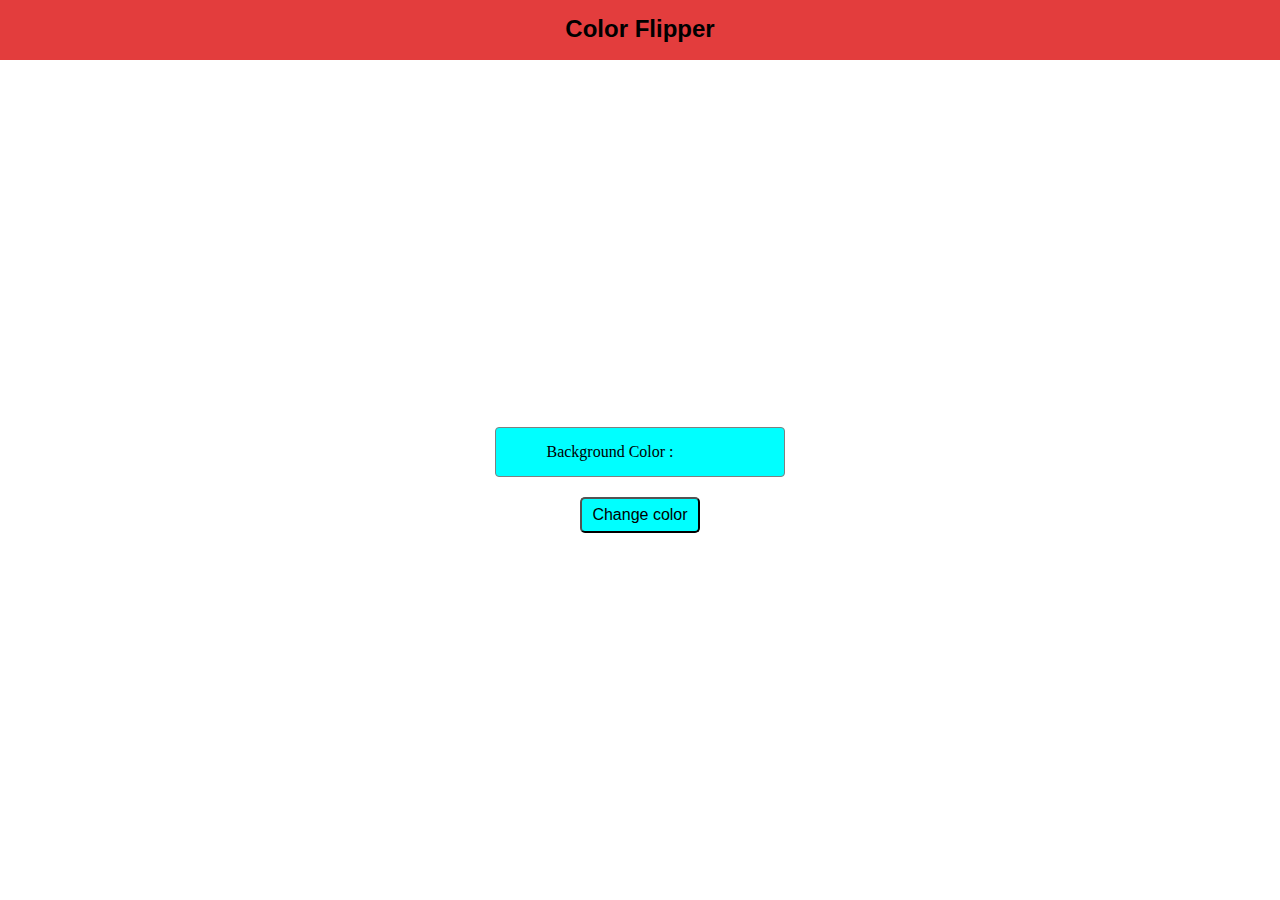
<file: js - 15 Projects/javaScript - 15/1 - color/index.html>
<!DOCTYPE html>
<html lang="en">
<head>
    <meta charset="UTF-8">
    <meta http-equiv="X-UA-Compatible" content="IE=edge">
    <meta name="viewport" content="width=device-width, initial-scale=1.0">
    <meta name="description" content=" Color Flipper"> 
    <title>Color Flipper</title>
    <link rel="stylesheet" href="style.css">
</head>
<body>
   <header class="head">
    <h2>Color Flipper</h2>
   </header>
   <section class="container">
    <p>Background Color : <span id="color"></span></p>
    <div class="clicked">
        <button id="btn">Change color</button>
    </div>
   </section>
   <script src="script.js"></script> 
    
</body>
</html>
</file>
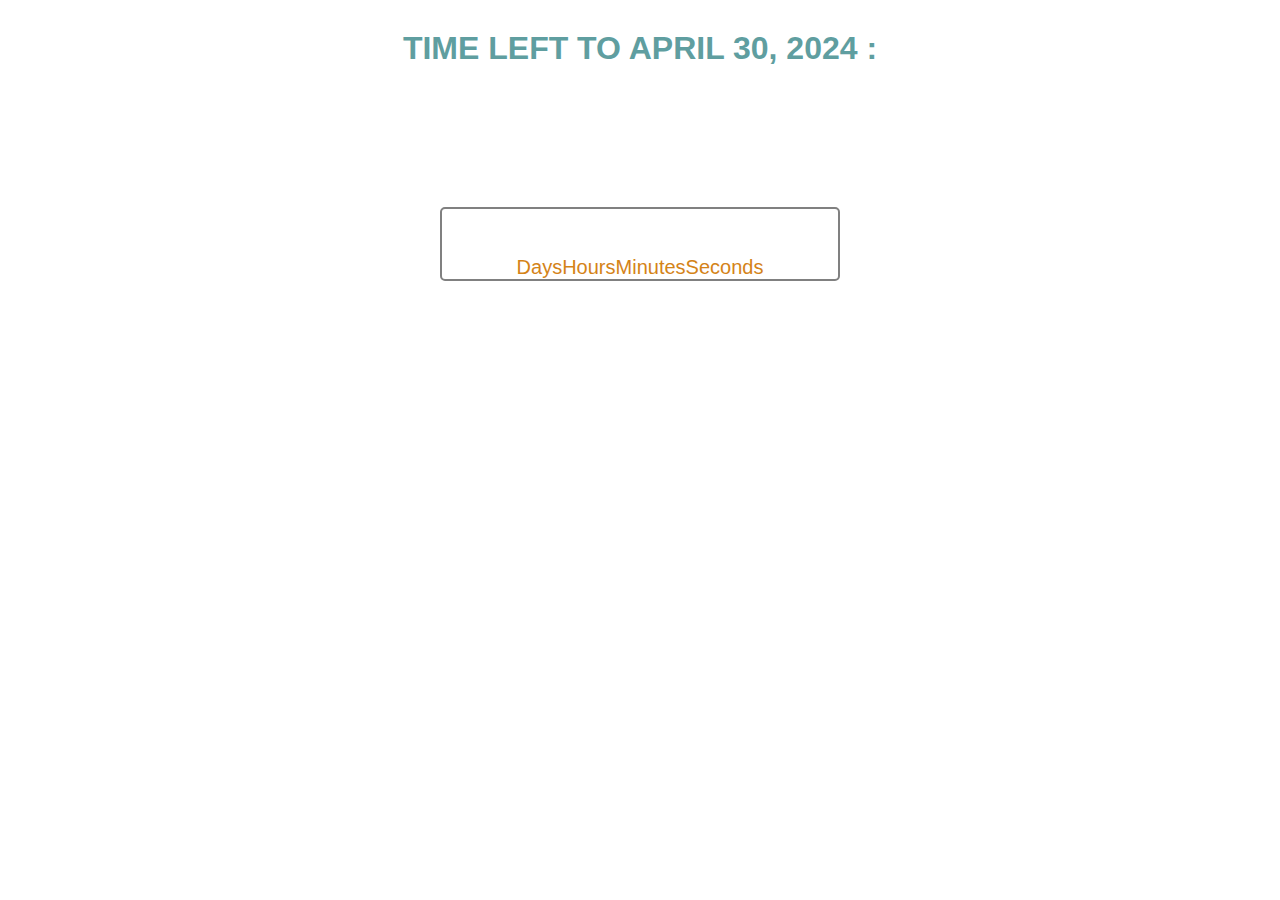
<file: js - 15 Projects/javaScript - 15/10 - countdown clock/index.html>
<!DOCTYPE html>
<html lang="en">
<head>
    <meta charset="UTF-8">
    <meta http-equiv="X-UA-Compatible" content="IE=edge">
    <meta name="viewport" content="width=device-width, initial-scale=1.0">
    <title>Countdown clock</title>
    <link rel="stylesheet" href="style.css">
</head>
<body>

    <h1>TIME LEFT TO  APRIL 30, 2024 :</h1>
    <div id="countdown">
      <div>
        <span id="days"></span>
        <div class="smalltext">Days</div>
      </div>
      <div>
        <span id="hours"></span>
        <div class="smalltext">Hours</div>
      </div>
      <div>
        <span id="minutes"></span>
        <div class="smalltext">Minutes</div>
      </div>
      <div>
        <span id="seconds" class="move"></span>
        <div class="smalltext">Seconds</div>
      </div>
    </div>

   
    <script src="script.js"></script>
</body>
</html>
</file>
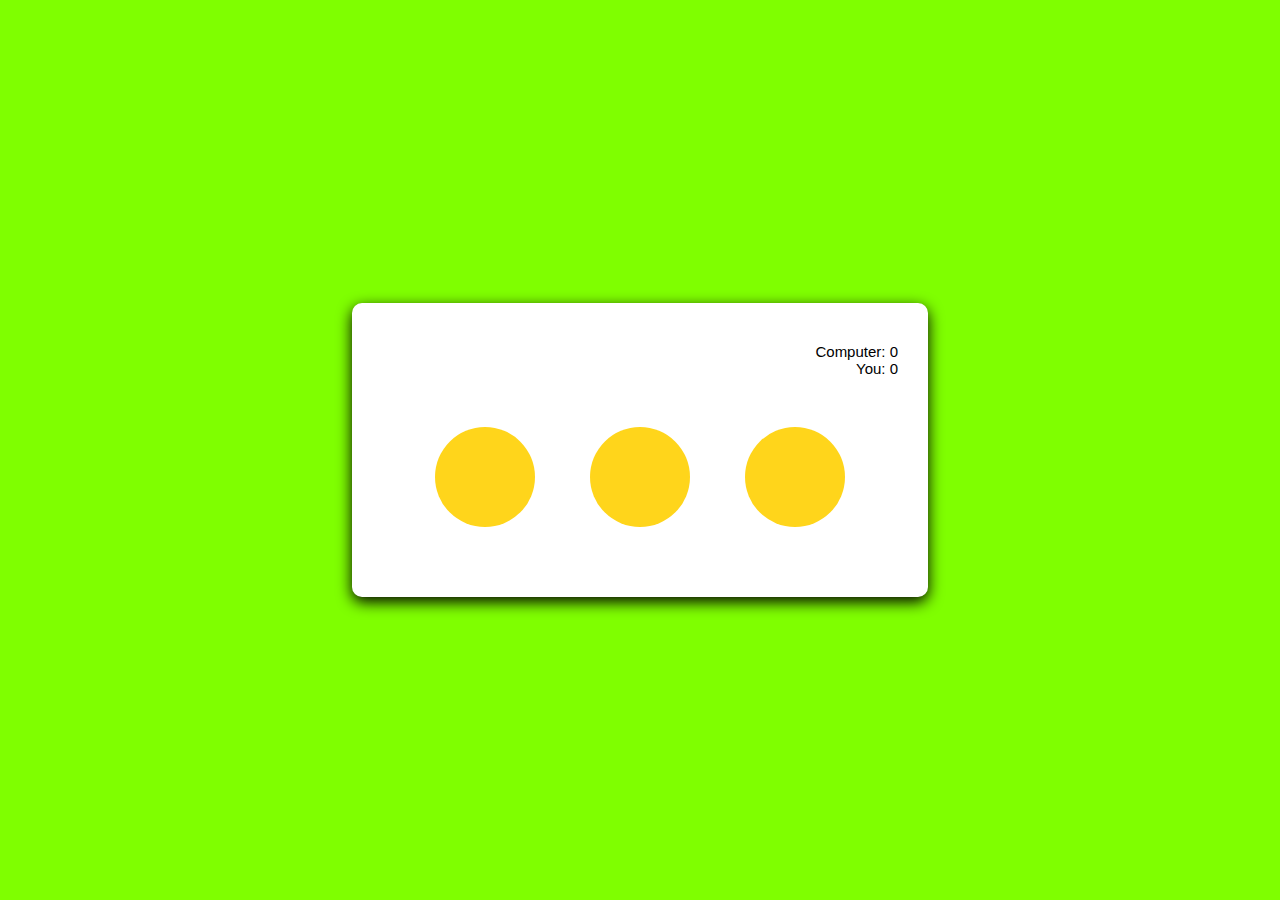
<file: js - 15 Projects/javaScript - 15/11 - rock paper game/index.html>
<!DOCTYPE html>
<html lang="en">
<head>
    <meta charset="UTF-8">
    <meta http-equiv="X-UA-Compatible" content="IE=edge">
    <meta name="viewport" content="width=device-width, initial-scale=1.0">
    <title>Rock Paper Scissor</title>
    <link rel="stylesheet" href="style.css">
    <link rel="stylesheet" href="https://cdnjs.cloudflare.com/ajax/libs/font-awesome/6.4.0/css/all.min.css" integrity="sha512-iecdLmaskl7CVkqkXNQ/ZH/XLlvWZOJyj7Yy7tcenmpD1ypASozpmT/E0iPtmFIB46ZmdtAc9eNBvH0H/ZpiBw==" crossorigin="anonymous" referrerpolicy="no-referrer" />
</head>
<body>
    <div class="container">
        <div class="scores">
            <p>Computer: <span id="computer_score">0</span></p>
            <p>You: <span id="Your_score">0</span></p>
        </div>
        <div class="weapons">
            <button onclick="checker('rock')">
                <i class="far fa-hand-rock"></i>
            </button>
            <button  onclick="checker('paper')">
                <i class="far fa-hand-paper"></i>
            </button>
            <button  onclick="checker('scissor')">
                <i class="far fa-hand-scissors"></i>
            </button>
        </div>
        <div class="details">
            <p id="user_choice"></p>
            <p id="comp_choice"></p>
            <p id="result"></p>               
        </div>

    </div>
   

    <script src="script.js"></script>
</body>
</html>
</file>
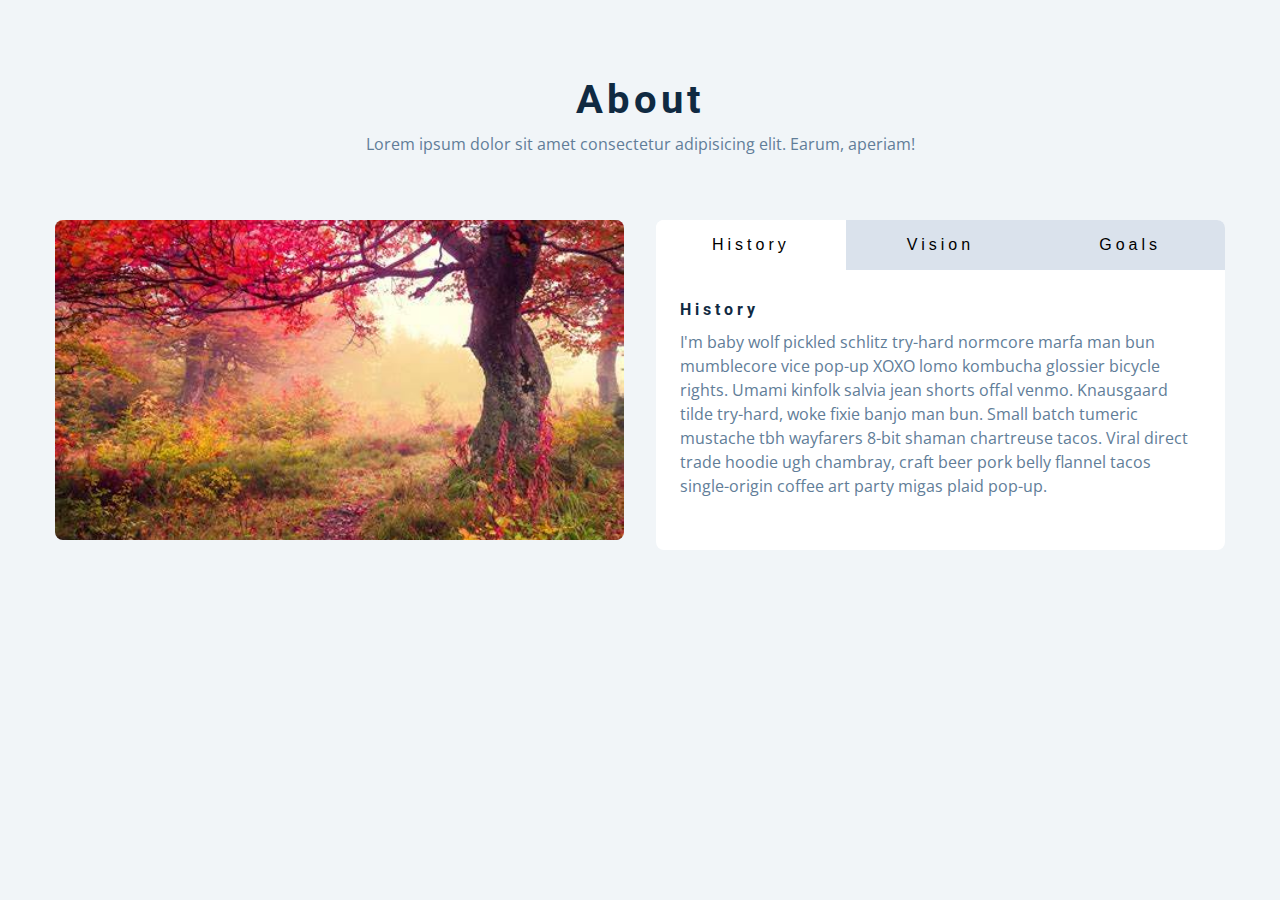
<file: js - 15 Projects/javaScript - 15/13 - about page/index.html>
<!DOCTYPE html>
<html lang="en">
  <head>
    <meta charset="UTF-8" />
    <meta name="viewport" content="width=device-width, initial-scale=1.0" />
    <title>Tabs</title>

    <!-- styles -->
    <link rel="stylesheet" href="styles.css" />
  </head>
  <body>
    <section class="section">
      <div class="title">
        <h2>about</h2>
        <p>
          Lorem ipsum dolor sit amet consectetur adipisicing elit. Earum,
          aperiam!
        </p>
      </div>

      <div class="about-center section-center">
        <article class="about-img">
          <img src="./image/OIP.jpeg" alt="" />
        </article>
        <article class="about">
          <!-- btn container -->
          <div class="btn-container">
            <button class="tab-btn active" data-id="history">history</button>
            <button class="tab-btn" data-id="vision">vision</button>
            <button class="tab-btn" data-id="goals">goals</button>
          </div>
          <div class="about-content">
            <!-- single item -->
            <div class="content active" id="history">
              <h4>history</h4>
              <p>
                I'm baby wolf pickled schlitz try-hard normcore marfa man bun
                mumblecore vice pop-up XOXO lomo kombucha glossier bicycle
                rights. Umami kinfolk salvia jean shorts offal venmo. Knausgaard
                tilde try-hard, woke fixie banjo man bun. Small batch tumeric
                mustache tbh wayfarers 8-bit shaman chartreuse tacos. Viral
                direct trade hoodie ugh chambray, craft beer pork belly flannel
                tacos single-origin coffee art party migas plaid pop-up.
              </p>
            </div>
            <!-- end of single item -->
            <!-- single item -->
            <div class="content" id="vision">
              <h4>vision</h4>
              <p>
                Man bun PBR&B keytar copper mug prism, hell of helvetica. Synth
                crucifix offal deep v hella biodiesel. Church-key listicle
                polaroid put a bird on it chillwave palo santo enamel pin,
                tattooed meggings franzen la croix cray. Retro yr aesthetic four
                loko tbh helvetica air plant, neutra palo santo tofu mumblecore.
                Hoodie bushwick pour-over jean shorts chartreuse shabby chic.
                Roof party hammock master cleanse pop-up truffaut, bicycle
                rights skateboard affogato readymade sustainable deep v
                live-edge schlitz narwhal.
              </p>
              <ul>
                <li>list item</li>
                <li>list item</li>
                <li>list item</li>
              </ul>
            </div>
            <!-- end of single item -->
            <!-- single item -->
            <div class="content" id="goals">
              <h4>goals</h4>
              <p>
                Chambray authentic truffaut, kickstarter brunch taxidermy vape
                heirloom four dollar toast raclette shoreditch church-key.
                Poutine etsy tote bag, cred fingerstache leggings cornhole
                everyday carry blog gastropub. Brunch biodiesel sartorial mlkshk
                swag, mixtape hashtag marfa readymade direct trade man braid
                cold-pressed roof party. Small batch adaptogen coloring book
                heirloom. Letterpress food truck hammock literally hell of wolf
                beard adaptogen everyday carry. Dreamcatcher pitchfork yuccie,
                banh mi salvia venmo photo booth quinoa chicharrones.
              </p>
            </div>
            <!-- end of single item -->
          </div>
        </article>
      </div>
    </section>
    <!-- javascript -->
    <script src="app.js"></script>
  </body>
</html>
</file>
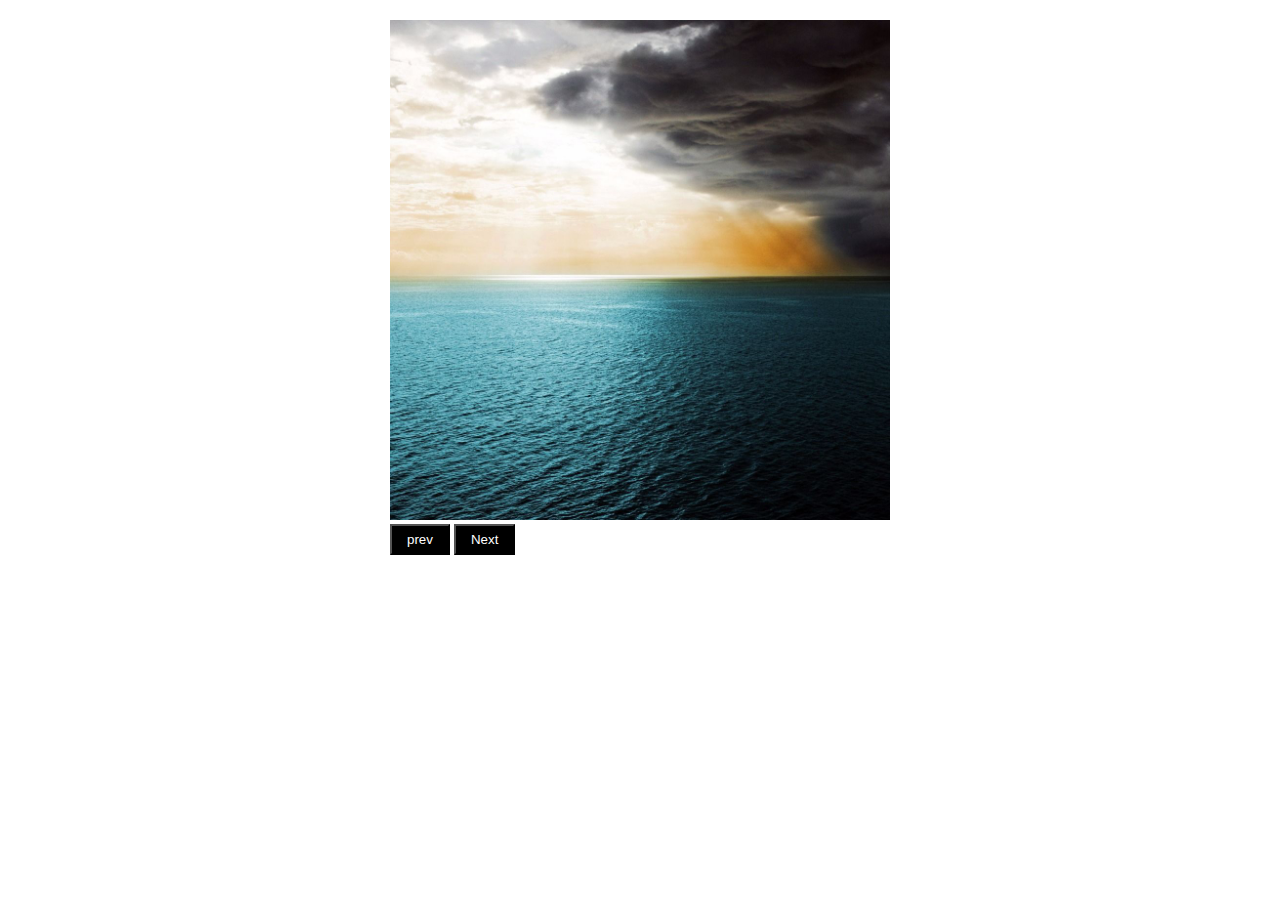
<file: js - 15 Projects/javaScript - 15/14 - image slider/index.html>
<!DOCTYPE html>
<html lang="en">
<head>
    <meta charset="UTF-8">
    <meta http-equiv="X-UA-Compatible" content="IE=edge">
    <meta name="viewport" content="width=device-width, initial-scale=1.0">
    <meta name="description" content="Image slider">
    <title>Image slider</title>
    <link rel="stylesheet" href="style.css">
    <link rel="stylesheet" href="https://cdnjs.cloudflare.com/ajax/libs/font-awesome/6.4.0/css/all.min.css" integrity="sha512-iecdLmaskl7CVkqkXNQ/ZH/XLlvWZOJyj7Yy7tcenmpD1ypASozpmT/E0iPtmFIB46ZmdtAc9eNBvH0H/ZpiBw==" crossorigin="anonymous" referrerpolicy="no-referrer" />
</head>
<body>
   <div class="slider">
    <div class="img-box">
        <img src="./images/a.jpg" class="slider_img" alt="" width="500px" height="500px">
    </div>
    <button class="btn" onclick="prev()">prev</button>
    <button class="btn" onclick="next()">Next</button>
   </div>

    <script src="app.js"></script>   
</body>
</html>
</file>
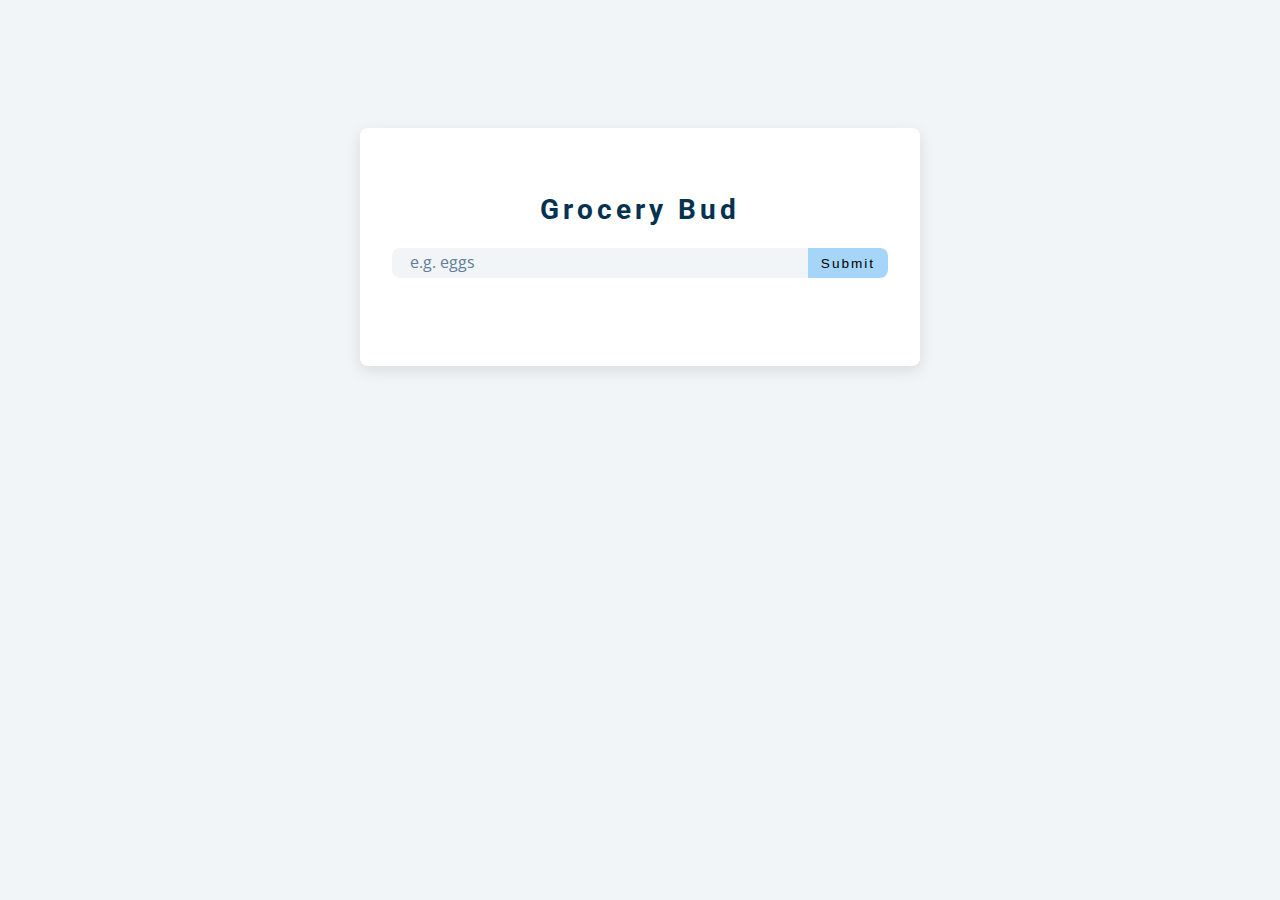
<file: js - 15 Projects/javaScript - 15/15 - grocery bud/index.html>
<!DOCTYPE html>
<html lang="en">
  <head>
    <meta charset="UTF-8" />
    <meta name="viewport" content="width=device-width, initial-scale=1.0" />
    <title>Grocery Bud</title>
    <!-- font-awesome -->
    <link
      rel="stylesheet"
      href="https://cdnjs.cloudflare.com/ajax/libs/font-awesome/5.14.0/css/all.min.css"
    />
    <!-- styles -->
    <link rel="stylesheet" href="styles.css" />
  </head>
  <body>
    <section class="section-center">
      <!-- form -->
      <form class="grocery-form">
        <p class="alert"></p>
        <h3>grocery bud</h3>
        <div class="form-control">
          <input type="text" id="grocery" placeholder="e.g. eggs" />
          <button type="submit" class="submit-btn">submit</button>
        </div>
      </form>
      <!-- list -->
      <div class="grocery-container">
        <div class="grocery-list"></div>
        <button class="clear-btn">clear items</button>
      </div>
    </section>
    <!-- javascript -->
    <script src="app.js"></script>
  </body>
</html>
</file>
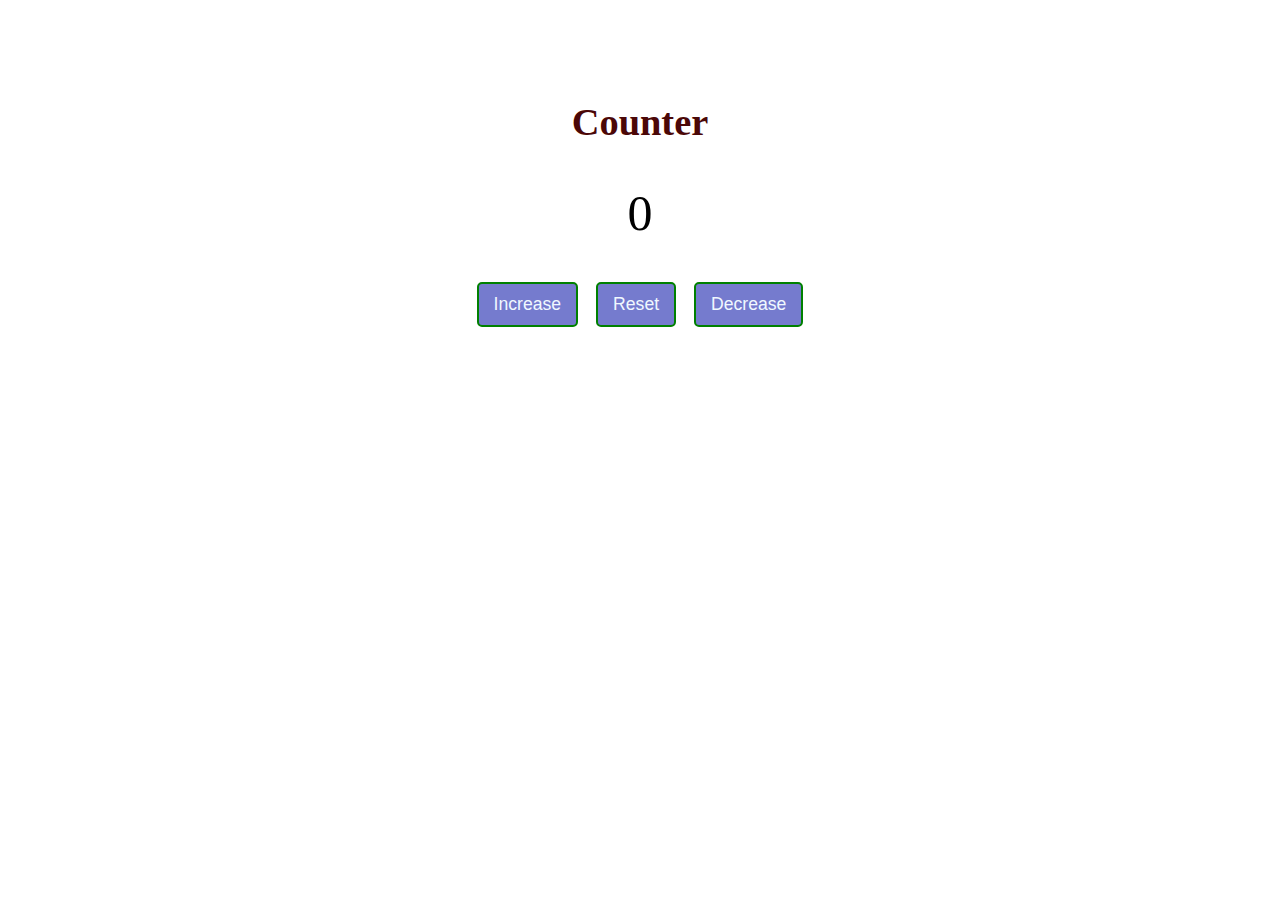
<file: js - 15 Projects/javaScript - 15/2 - counter/index.html>
<!DOCTYPE html>
<html lang="en">
<head>
    <meta charset="UTF-8">
    <meta http-equiv="X-UA-Compatible" content="IE=edge">
    <meta name="viewport" content="width=device-width, initial-scale=1.0">
    <meta name="description" content="Counter">
    <title>Counter</title>
    <link rel="stylesheet" href="style.css">
</head>
<body>
  <div class="hero">
    <div class="head">
        <h1>Counter</h1>
    </div>
   <div class="number_change">
    <span class="counter">0</span>
   </div>
    <div class="container">
        <button class="btn increase">Increase</button>
        <button class="btn reset">Reset</button>
        <button class="btn decrease">Decrease</button>
    </div>
  </div>
    <script src="script.js"></script>
</body>
</html>
</file>
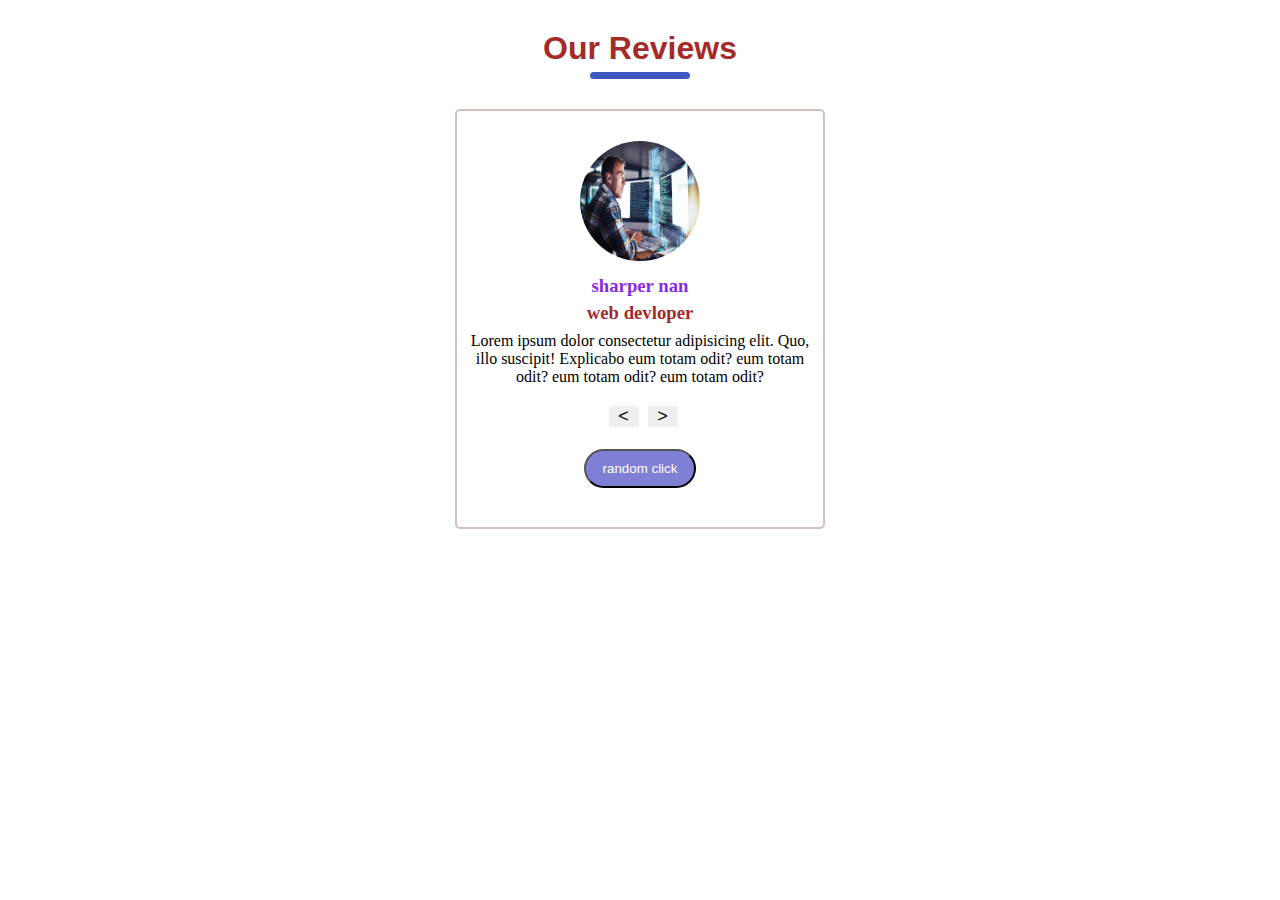
<file: js - 15 Projects/javaScript - 15/3 -  review/index.html>
<!DOCTYPE html>
<html lang="en">
<head>
    <meta charset="UTF-8">
    <meta http-equiv="X-UA-Compatible" content="IE=edge">
    <meta name="viewport" content="width=device-width, initial-scale=1.0">
    <meta name="description" content="Review Project">
    <title>Review Project</title>
    <link rel="stylesheet" href="style.css">
</head>
<body>
    <div class="title">
        <h1>Our Reviews</h1>
        <div class="underline"></div>
    </div>
    <div class="review_container">
        <div class="container">
            <img src="./img_ 1.jpg" alt="" width="120px" height="120px">
            <h3 class="names">sharper nan</h3>
            <h3 class="job">web developer</h3>
            <p class="text">Lorem ipsum dolor sit amet consectetur <br> adipisicing  elit. Quo, illo suscipit! Explicabo eum totam odit?  eum totam odit?  eum totam odit?  eum totam odit?</p>
            <div class="buttons">
                <button class="btn" id="left"><</button>
                <button class="btn" id="right">></button>
                <button class="random">random click</button>
            </div>

        </div>

    </div>
   
    <script src="script.js"></script>
</body>
</html>
</file>
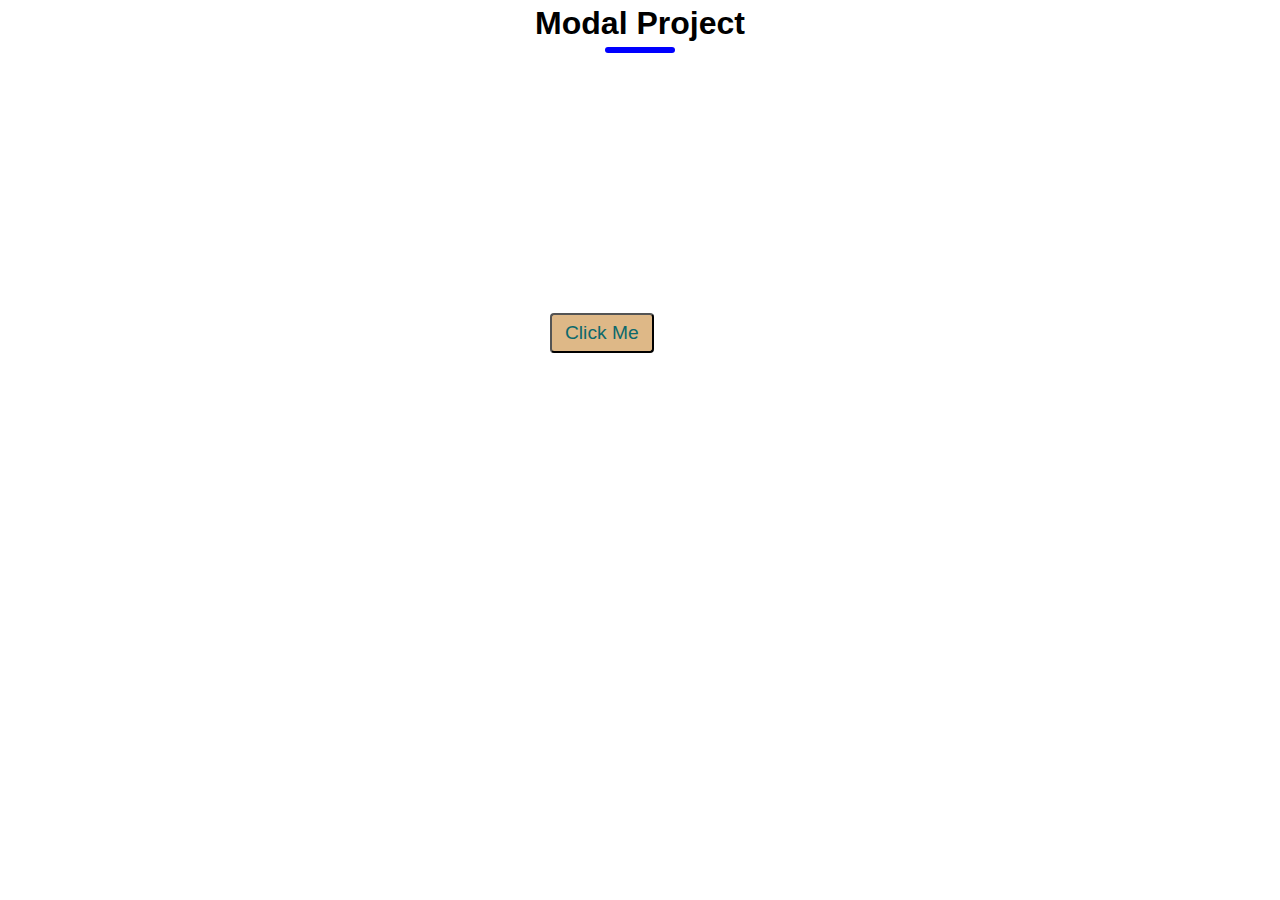
<file: js - 15 Projects/javaScript - 15/6-modal/index.html>
<!DOCTYPE html>
<html lang="en">
<head>
    <meta charset="UTF-8">
    <meta http-equiv="X-UA-Compatible" content="IE=edge">
    <meta name="viewport" content="width=device-width, initial-scale=1.0">
    <meta name="description" content="Modal Project"> 
    <title>Modal Project</title>
    <link rel="stylesheet" href="style.css">
</head>
<body>
    <h1>Modal Project</h1>
    <div class="line"></div>
   <div class="front">
    <div class="front_btn">
        <button id="btn" class="click">Click Me</button>
    </div>
   </div>
   <div class="inner">
    <div class="cancel">
        <span id="cancel_btn" class="btn">&times;</span>
    </div>
    <div class="inner_content">
        <p>Lorem ipsum, dolor sit amet consectetur adipisicing elit. Laudantium esse molestiae illo necessitatibus, officiis vero amet maiores. Vel molestias saepe, id rem sit quo ab.</p>
    </div>
   </div>
   <script src="script.js"></script>
</body>
</html>
</file>
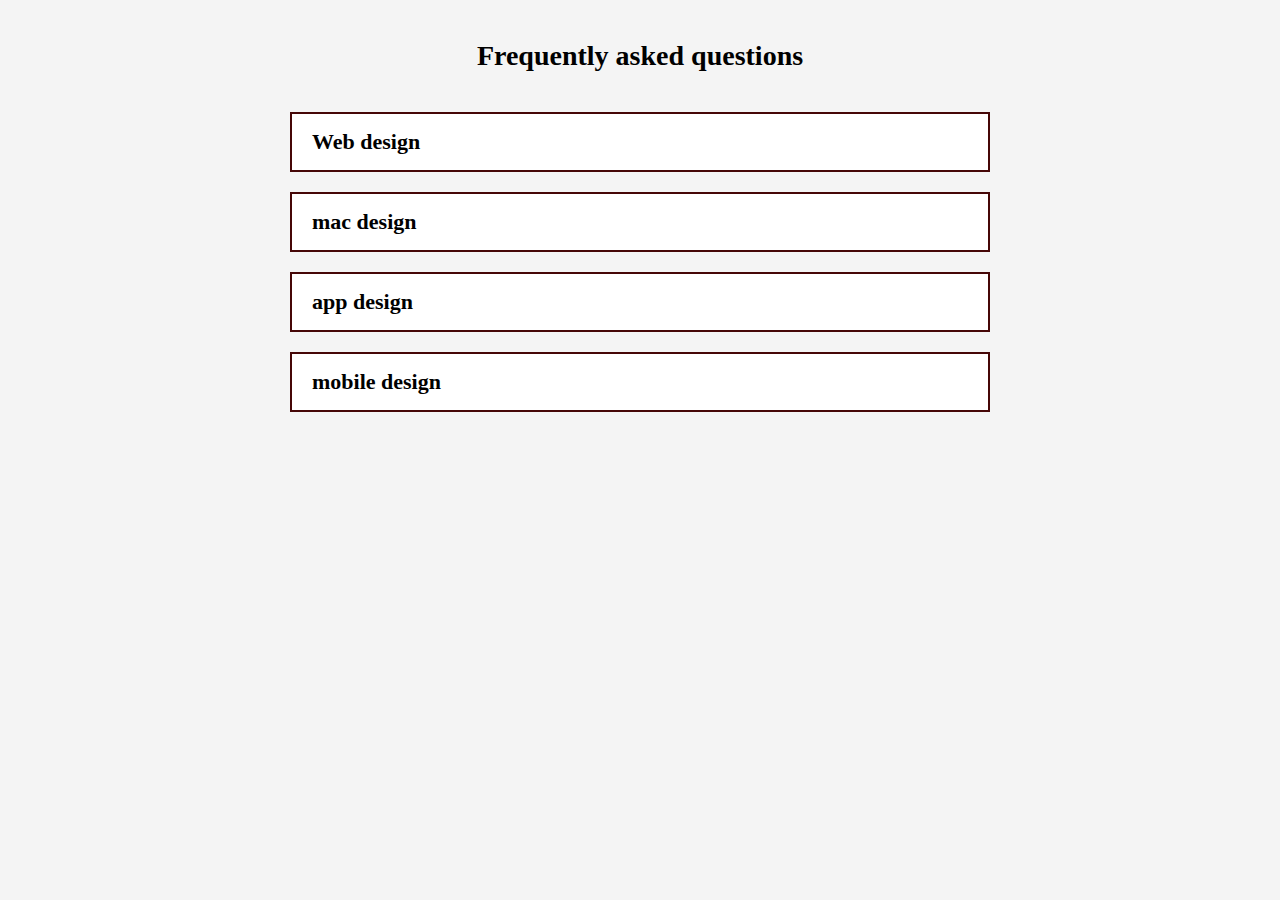
<file: js - 15 Projects/javaScript - 15/7 - FAQ/index.html>
<!DOCTYPE html>
<html lang="en">
<head>
    <meta charset="UTF-8">
    <meta http-equiv="X-UA-Compatible" content="IE=edge">
    <meta name="viewport" content="width=device-width, initial-scale=1.0">
    <meta name="description" content="FAQ">
    <title>FAQ</title>
    <link rel="stylesheet" href="style.css">
    <link rel="stylesheet" href="https://cdnjs.cloudflare.com/ajax/libs/font-awesome/6.3.0/css/all.min.css" integrity="sha512-SzlrxWUlpfuzQ+pcUCosxcglQRNAq/DZjVsC0lE40xsADsfeQoEypE+enwcOiGjk/bSuGGKHEyjSoQ1zVisanQ==" crossorigin="anonymous" referrerpolicy="no-referrer" />
</head>
<body>


    <div class="container">
        <h1 class="heading">Frequently asked questions</h1>
        <div class="accordion-wrapper">
            <div class="accordion">
                <div class="accordion-heading">
                    <h3>Web design</h3>
                    <i class="fas fa-angle-down"></i>
                </div>
                <p class="accordion-content">
                    Lorem ipsum dolor sit amet consectetur, adipisicing elit. Commodi cumque, quibusdam debitis sint <br> tenetur, dolores impedit iusto quos quisquam esse odio reprehenderit <br> reiciendis repellendus dicta suscipit temporibus ducimus, laudantium repellat?
                </p>
            </div>
        </div>
        <div class="accordion-wrapper">
            <div class="accordion">
                <div class="accordion-heading">
                    <h3>mac design</h3>
                    <i class="fas fa-angle-down"></i>
                </div>
                <p class="accordion-content">
                    Lorem ipsum dolor sit amet consectetur, adipisicing elit. Commodi cumque, quibusdam debitis sint <br> tenetur, dolores impedit iusto quos quisquam esse odio reprehenderit <br> reiciendis repellendus dicta suscipit temporibus ducimus, laudantium repellat?
                </p>
            </div>
        </div>
        <div class="accordion-wrapper">
            <div class="accordion">
                <div class="accordion-heading">
                    <h3>app design</h3>
                    <i class="fas fa-angle-down"></i>
                </div>
                <p class="accordion-content">
                    Lorem ipsum dolor sit amet consectetur, adipisicing elit. Commodi cumque, quibusdam debitis sint <br> tenetur, dolores impedit iusto quos quisquam esse odio reprehenderit <br> reiciendis repellendus dicta suscipit temporibus ducimus, laudantium repellat?
                </p>
            </div>
        </div>
        <div class="accordion-wrapper">
            <div class="accordion">
                <div class="accordion-heading">
                    <h3>mobile design</h3>
                    <i class="fas fa-angle-down"></i>
                </div>
                <p class="accordion-content">
                    Lorem ipsum dolor sit amet consectetur, adipisicing elit. Commodi cumque, quibusdam debitis sint <br> tenetur, dolores impedit iusto quos quisquam esse odio reprehenderit <br> reiciendis repellendus dicta suscipit temporibus ducimus, laudantium repellat?
                </p>
            </div>
        </div>
    </div>


  
   
    <script src="app.js"></script>
</body>
</html>
</file>
<file: js - 15 Projects/javaScript - 15/1 - color/style.css>
* {
    margin: 0;
    padding: 0;
    box-sizing: border-box;
}
.head {
    height: 60px;
    background-color: rgb(227, 61, 61);
}
h2 {
    text-align: center;
    padding: 15px 0px;
    font-family: 'Gill Sans', 'Gill Sans MT', Calibri, 'Trebuchet MS', sans-serif;
    font-family: 700;
}
.container {
    height: calc(100vh - 60px);
    display: flex;
    justify-content: center;
    align-items: center;
    flex-direction: column;
}
p {
    border: 1px solid grey;
    padding: 15px 50px;
    padding-right: 110px;
    background-color: aqua;
    border-radius: 4px;
}
#btn {
    margin-top: 20px;
    padding: 7px 10px;
    border-radius: 5px;
    background-color: aqua;
    cursor: pointer;
    font-size: 16px;
    font-weight: 500;
}
</file>
<file: js - 15 Projects/javaScript - 15/10 - countdown clock/style.css>
* {
   margin: 0;
   padding: 0;
   box-sizing: border-box;
  }
  h1 {
    text-align: center;
    margin-top: 30px;
    font-family: Verdana, Geneva, Tahoma, sans-serif;
    color: cadetblue;
  }
  #countdown {
    display: flex;
    justify-content: center;
    border: 2px solid grey;
    width: 400px;
    margin: 140px auto;
    border-radius: 5px;
    
  }

  #countdown div {
    text-align: center;
  }

  #countdown span {
    font-size: 40px;
    margin: 0 20px;
    color: rgb(101, 69, 205);
  }

  .smalltext {
    font-size: 20px;
    font-weight: 300;
    font-family: 'Lucida Sans', 'Lucida Sans Regular', 'Lucida Grande', 'Lucida Sans Unicode', Geneva, Verdana, sans-serif;
    color: rgb(212, 131, 24);
  }
</file>
<file: js - 15 Projects/javaScript - 15/11 - rock paper game/style.css>
*,
*:before,
*:after {
    margin: 0;
    padding: 0;
    box-sizing: border-box;
}
body {
    height: 100vh;
    background-color: chartreuse;
}
.container {
    width: 45%;
    min-width: 500px;
    background-color: rgb(255, 255, 255);
    padding: 40px 30px;
    position: absolute;
    transform: translate(-50%,-50%); 
    top: 50%;
    left: 50%;
    border-radius: 10px;
    box-shadow: 0 5px 15px black;
}
.scores {
    margin-bottom: 50px;
    text-align: right;
}
.weapons {
    width: 90%;
    margin: auto;
    display: flex;
    justify-content: space-around;
}
.weapons button {
    background-color: #ffd51b;
    color: black;
    border: none;
    font-size: 50px;
    height: 100px;
    width: 100px;
    border-radius: 50px;
    outline: none;
    cursor: pointer;
}
.details {
    margin-top: 30px;
    text-align: center;
}
.scores,.details {
    font-family: 'Poppins',sans-serif;
    font-weight: 400;
    font-size: 15px;
}
</file>
<file: js - 15 Projects/javaScript - 15/13 - about page/styles.css>
/*
=============== 
Fonts
===============
*/
@import url("https://fonts.googleapis.com/css?family=Open+Sans|Roboto:400,700&display=swap");

/*
=============== 
Variables
===============
*/

:root {
  /* dark shades of primary color*/
  --clr-primary-1: hsl(205, 86%, 17%);
  --clr-primary-2: hsl(205, 77%, 27%);
  --clr-primary-3: hsl(205, 72%, 37%);
  --clr-primary-4: hsl(205, 63%, 48%);
  /* primary/main color */
  --clr-primary-5: #49a6e9;
  /* lighter shades of primary color */
  --clr-primary-6: hsl(205, 89%, 70%);
  --clr-primary-7: hsl(205, 90%, 76%);
  --clr-primary-8: hsl(205, 86%, 81%);
  --clr-primary-9: hsl(205, 90%, 88%);
  --clr-primary-10: hsl(205, 100%, 96%);
  /* darkest grey - used for headings */
  --clr-grey-1: hsl(209, 61%, 16%);
  --clr-grey-2: hsl(211, 39%, 23%);
  --clr-grey-3: hsl(209, 34%, 30%);
  --clr-grey-4: hsl(209, 28%, 39%);
  /* grey used for paragraphs */
  --clr-grey-5: hsl(210, 22%, 49%);
  --clr-grey-6: hsl(209, 23%, 60%);
  --clr-grey-7: hsl(211, 27%, 70%);
  --clr-grey-8: hsl(210, 31%, 80%);
  --clr-grey-9: hsl(212, 33%, 89%);
  --clr-grey-10: hsl(210, 36%, 96%);
  --clr-white: #fff;
  --clr-red-dark: hsl(360, 67%, 44%);
  --clr-red-light: hsl(360, 71%, 66%);
  --clr-green-dark: hsl(125, 67%, 44%);
  --clr-green-light: hsl(125, 71%, 66%);
  --clr-black: #222;
  --ff-primary: "Roboto", sans-serif;
  --ff-secondary: "Open Sans", sans-serif;
  --transition: all 0.3s linear;
  --spacing: 0.25rem;
  --radius: 0.5rem;
  --light-shadow: 0 5px 15px rgba(0, 0, 0, 0.1);
  --dark-shadow: 0 5px 15px rgba(0, 0, 0, 0.2);
  --max-width: 1170px;
  --fixed-width: 620px;
}
/*
=============== 
Global Styles
===============
*/

*,
::after,
::before {
  margin: 0;
  padding: 0;
  box-sizing: border-box;
}
body {
  font-family: var(--ff-secondary);
  background: var(--clr-grey-10);
  color: var(--clr-grey-1);
  line-height: 1.5;
  font-size: 0.875rem;
}
ul {
  list-style-type: none;
}
a {
  text-decoration: none;
}
img:not(.logo) {
  width: 100%;
}
img {
  display: block;
}

h1,
h2,
h3,
h4 {
  letter-spacing: var(--spacing);
  text-transform: capitalize;
  line-height: 1.25;
  margin-bottom: 0.75rem;
  font-family: var(--ff-primary);
}
h1 {
  font-size: 3rem;
}
h2 {
  font-size: 2rem;
}
h3 {
  font-size: 1.25rem;
}
h4 {
  font-size: 0.875rem;
}
p {
  margin-bottom: 1.25rem;
  color: var(--clr-grey-5);
}
@media screen and (min-width: 800px) {
  h1 {
    font-size: 4rem;
  }
  h2 {
    font-size: 2.5rem;
  }
  h3 {
    font-size: 1.75rem;
  }
  h4 {
    font-size: 1rem;
  }
  body {
    font-size: 1rem;
  }
  h1,
  h2,
  h3,
  h4 {
    line-height: 1;
  }
}
/*  global classes */

.btn {
  text-transform: uppercase;
  background: transparent;
  color: var(--clr-black);
  padding: 0.375rem 0.75rem;
  letter-spacing: var(--spacing);
  display: inline-block;
  transition: var(--transition);
  font-size: 0.875rem;
  border: 2px solid var(--clr-black);
  cursor: pointer;
  box-shadow: 0 1px 3px rgba(0, 0, 0, 0.2);
  border-radius: var(--radius);
}
.btn:hover {
  color: var(--clr-white);
  background: var(--clr-black);
}
/* section */
.section {
  padding: 5rem 0;
}

.section-center {
  width: 90vw;
  margin: 0 auto;
  max-width: 1170px;
}
@media screen and (min-width: 992px) {
  .section-center {
    width: 95vw;
  }
}
main {
  min-height: 100vh;
  display: grid;
  place-items: center;
}
/*
=============== 
About
===============
*/
.title {
  text-align: center;
  margin-bottom: 4rem;
}
.title p {
  width: 80%;
  margin: 0 auto;
}

.about-img {
  margin-bottom: 2rem;
}
.about-img img {
  border-radius: var(--radius);
  object-fit: cover;
  height: 20rem;
}
@media screen and (min-width: 992px) {
  .about-img {
    margin-bottom: 0;
  }

  .about-center {
    display: grid;
    grid-template-columns: 1fr 1fr;
    column-gap: 2rem;
  }
}
.about {
  background: var(--clr-white);
  border-radius: var(--radius);
  display: grid;
  grid-template-rows: auto 1fr;
}
.btn-container {
  border-top-left-radius: var(--radius);
  border-top-right-radius: var(--radius);
  display: grid;
  grid-template-columns: 1fr 1fr 1fr;
}
.tab-btn:nth-child(1) {
  border-top-left-radius: var(--radius);
}
.tab-btn:nth-child(3) {
  border-top-right-radius: var(--radius);
}
.tab-btn {
  padding: 1rem 0;
  border: none;
  text-transform: capitalize;
  font-size: 1rem;
  display: block;
  background: var(--clr-grey-9);
  cursor: pointer;
  transition: var(--transition);
  letter-spacing: var(--spacing);
}
.tab-btn:hover:not(.active) {
  background: var(--clr-primary-10);
  color: var(--clr-primary-5);
}
.about-content {
  border-bottom-left-radius: var(--radius);
  border-bottom-right-radius: var(--radius);
  padding: 2rem 1.5rem;
}
/* hide content */
.content {
  display: none;
}
.tab-btn.active {
  background: var(--clr-white);
}
.content.active {
  display: block;
}
</file>
<file: js - 15 Projects/javaScript - 15/14 - image slider/style.css>
* {
    margin: 0;
    padding: 0;
    box-sizing: border-box;
}
.slider {
    width: 500px;
    min-height: 30vh;
    /* background-color: darkcyan; */
    margin: 20px auto;
}
img {
    width: 100%;
    height: 100%;
}
.btn {
    background-color: black;
    color: white;
    padding: 6px 15px;
    cursor: pointer;
}
</file>
<file: js - 15 Projects/javaScript - 15/15 - grocery bud/styles.css>
/*
=============== 
Fonts
===============
*/
@import url("https://fonts.googleapis.com/css?family=Open+Sans|Roboto:400,700&display=swap");

/*
=============== 
Variables
===============
*/

:root {
  /* dark shades of primary color*/
  --clr-primary-1: hsl(205, 86%, 17%);
  --clr-primary-2: hsl(205, 77%, 27%);
  --clr-primary-3: hsl(205, 72%, 37%);
  --clr-primary-4: hsl(205, 63%, 48%);
  /* primary/main color */
  --clr-primary-5: #49a6e9;
  /* lighter shades of primary color */
  --clr-primary-6: hsl(205, 89%, 70%);
  --clr-primary-7: hsl(205, 90%, 76%);
  --clr-primary-8: hsl(205, 86%, 81%);
  --clr-primary-9: hsl(205, 90%, 88%);
  --clr-primary-10: hsl(205, 100%, 96%);
  /* darkest grey - used for headings */
  --clr-grey-1: hsl(209, 61%, 16%);
  --clr-grey-2: hsl(211, 39%, 23%);
  --clr-grey-3: hsl(209, 34%, 30%);
  --clr-grey-4: hsl(209, 28%, 39%);
  /* grey used for paragraphs */
  --clr-grey-5: hsl(210, 22%, 49%);
  --clr-grey-6: hsl(209, 23%, 60%);
  --clr-grey-7: hsl(211, 27%, 70%);
  --clr-grey-8: hsl(210, 31%, 80%);
  --clr-grey-9: hsl(212, 33%, 89%);
  --clr-grey-10: hsl(210, 36%, 96%);
  --clr-white: #fff;
  --clr-red-dark: hsl(360, 67%, 44%);
  --clr-red-light: hsl(360, 71%, 66%);
  --clr-green-dark: hsl(125, 67%, 44%);
  --clr-green-light: hsl(125, 71%, 66%);
  --clr-black: #222;
  --ff-primary: "Roboto", sans-serif;
  --ff-secondary: "Open Sans", sans-serif;
  --transition: all 0.3s linear;
  --spacing: 0.25rem;
  --radius: 0.5rem;
  --light-shadow: 0 5px 15px rgba(0, 0, 0, 0.1);
  --dark-shadow: 0 5px 15px rgba(0, 0, 0, 0.2);
  --max-width: 1170px;
  --fixed-width: 620px;
}
/*
=============== 
Global Styles
===============
*/

*,
::after,
::before {
  margin: 0;
  padding: 0;
  box-sizing: border-box;
}
body {
  font-family: var(--ff-secondary);
  background: var(--clr-grey-10);
  color: var(--clr-grey-1);
  line-height: 1.5;
  font-size: 0.875rem;
}
ul {
  list-style-type: none;
}
a {
  text-decoration: none;
}
img:not(.logo) {
  width: 100%;
}
img {
  display: block;
}

h1,
h2,
h3,
h4 {
  letter-spacing: var(--spacing);
  text-transform: capitalize;
  line-height: 1.25;
  margin-bottom: 0.75rem;
  font-family: var(--ff-primary);
}
h1 {
  font-size: 3rem;
}
h2 {
  font-size: 2rem;
}
h3 {
  font-size: 1.25rem;
}
h4 {
  font-size: 0.875rem;
}
p {
  margin-bottom: 1.25rem;
  color: var(--clr-grey-5);
}
@media screen and (min-width: 800px) {
  h1 {
    font-size: 4rem;
  }
  h2 {
    font-size: 2.5rem;
  }
  h3 {
    font-size: 1.75rem;
  }
  h4 {
    font-size: 1rem;
  }
  body {
    font-size: 1rem;
  }
  h1,
  h2,
  h3,
  h4 {
    line-height: 1;
  }
}
/*  global classes */

.btn {
  text-transform: uppercase;
  background: transparent;
  color: var(--clr-black);
  padding: 0.375rem 0.75rem;
  letter-spacing: var(--spacing);
  display: inline-block;
  transition: var(--transition);
  font-size: 0.875rem;
  border: 2px solid var(--clr-black);
  cursor: pointer;
  box-shadow: 0 1px 3px rgba(0, 0, 0, 0.2);
  border-radius: var(--radius);
}
.btn:hover {
  color: var(--clr-white);
  background: var(--clr-black);
}
/* section */
.section {
  padding: 5rem 0;
}

.section-center {
  width: 90vw;
  margin: 0 auto;
  max-width: 35rem;
  margin-top: 8rem;
}
@media screen and (min-width: 992px) {
  .section-center {
    width: 95vw;
  }
}
main {
  min-height: 100vh;
  display: grid;
  place-items: center;
}
/*
=============== 
Grocery List
===============
*/
.section-center {
  background: var(--clr-white);
  border-radius: var(--radius);
  box-shadow: var(--light-shadow);
  transition: var(--transition);
  padding: 2rem;
}
.section-center:hover {
  box-shadow: var(--dark-shadow);
}
.alert {
  margin-bottom: 1rem;
  height: 1.25rem;
  display: grid;
  align-items: center;
  text-align: center;
  font-size: 0.7rem;
  border-radius: 0.25rem;
  letter-spacing: var(--spacing);
  text-transform: capitalize;
}
.alert-danger {
  color: #721c24;
  background: #f8d7da;
}
.alert-success {
  color: #155724;
  background: #d4edda;
}
.grocery-form h3 {
  color: var(--clr-primary-1);
  margin-bottom: 1.5rem;
  text-align: center;
}
.form-control {
  display: flex;
  justify-content: center;
}
#grocery {
  padding: 0.25rem;
  padding-left: 1rem;
  background: var(--clr-grey-10);
  border-top-left-radius: var(--radius);
  border-bottom-left-radius: var(--radius);
  border-color: transparent;
  font-size: 1rem;
  flex: 1 0 auto;
  color: var(--clr-grey-5);
}
#grocery::placeholder {
  font-family: var(--ff-secondary);
  color: var(--clr-grey-5);
}
.submit-btn {
  background: var(--clr-primary-8);
  border-color: transparent;
  flex: 0 0 5rem;
  display: grid;
  align-items: center;
  padding: 0.25rem;
  text-transform: capitalize;
  letter-spacing: 2px;
  border-top-right-radius: var(--radius);
  border-bottom-right-radius: var(--radius);
  cursor: pointer;
  content: var(--clr-primary-5);
  transition: var(--transition);
  font-size: 0.85rem;
}
.submit-btn:hover {
  background: var(--clr-primary-5);
  color: var(--clr-white);
}

.grocery-container {
  margin-top: 2rem;
  transition: var(--transition);
  visibility: hidden;
}
.show-container {
  visibility: visible;
}
.grocery-item {
  display: flex;
  align-items: center;
  justify-content: space-between;
  margin-bottom: 0.5rem;
  transition: var(--transition);
  padding: 0.25rem 1rem;
  border-radius: var(--radius);
  text-transform: capitalize;
}
.grocery-item:hover {
  color: var(--clr-grey-5);
  background: var(--clr-grey-10);
}
.grocery-item:hover .title {
  color: var(--clr-grey-5);
}
.title {
  margin-bottom: 0;
  color: var(--clr-grey-1);
  letter-spacing: 2px;
  transition: var(--transition);
}
.edit-btn,
.delete-btn {
  background: transparent;
  border-color: transparent;
  cursor: pointer;
  font-size: 0.7rem;
  margin: 0 0.15rem;
  transition: var(--transition);
}
.edit-btn {
  color: var(--clr-green-light);
}
.edit-btn:hover {
  color: var(--clr-green-dark);
}
.delete-btn {
  color: var(--clr-red-light);
}
.delete-btn:hover {
  color: var(--clr-red-dark);
}
.clear-btn {
  text-transform: capitalize;
  width: 10rem;
  height: 1.5rem;
  display: grid;
  align-items: center;
  background: transparent;
  border-color: transparent;
  color: var(--clr-red-light);
  margin: 0 auto;
  font-size: 0.85rem;
  letter-spacing: var(--spacing);
  cursor: pointer;
  transition: var(--transition);
  margin-top: 1.25rem;
}
.clear-btn:hover {
  color: var(--clr-red-dark);
}
</file>
<file: js - 15 Projects/javaScript - 15/2 - counter/style.css>
* {
    margin: 0;
    padding: 0;
    box-sizing: border-box;
}
h1 {
    font-size: 2.4rem;
    font-weight: 700;
    color: #4b0707;
}
.hero {
    display: flex;
    justify-content: center;
    align-items: center;
    flex-direction: column;
    margin-top: 100px;
}
.number_change {
    margin-top: 40px;
}
.counter {
    font-size: 50px;
    font-weight: 500;
}
.container {
    margin-top: 40px;
}
button {
    margin: 0px 7px;
    padding: 10px 15px;
    border-radius: 5px;
    border: 2px solid green;
    font-size: 1.1rem;
    font-family: 'Lucida Sans', 'Lucida Sans Regular', 'Lucida Grande', 'Lucida Sans Unicode', Geneva, Verdana, sans-serif;
    font-weight: 500;
    cursor: pointer;
    background-color: rgb(117, 123, 206);
    color: aliceblue;
}
button:hover {
    color: white;background-color: black;
}
</file>
<file: js - 15 Projects/javaScript - 15/3 -  review/style.css>
* {
    margin: 0;
    padding: 0;
    box-sizing: border-box;
}
h1 {
    text-align: center;
    margin-top: 30px;
    color: brown;
    font-size: 2rem;
    font-family: Verdana, Geneva, Tahoma, sans-serif;
}
.underline {
    width: 100px;
    height: 7px;
    border-radius: 5px;
    background-color: rgb(62, 88, 192);
    margin: 0 auto;
    margin-top: 5px;
    margin-bottom: 30px;
}
.review_container {
    width: 370px;
    height: 420px;
    /* background-color: chartreuse; */
    margin: 0 auto;
    border: 2px solid rgb(216, 191, 191);
    border-radius: 5px;
}
img {
    margin-top: 30px;
    border-radius: 70px;
}
.container {
    display: flex;
    justify-content: center;
    align-items: center;
    flex-direction: column;

}
#left {
    margin-left: 25px;
    margin-right: 5px;
}
.btn {
    width: 30px;
    border: none;
    font-size: large;
    cursor: pointer;
}
.btn:hover {
    background-color: burlywood;
}
.names {
    margin-top: 14px;
    color: blueviolet;
}
h3 {
    margin-top: 5px;
    color: brown;
}
p {
    margin-top: 8px;
    padding: 0px 10px;
    text-align: center;
}
.random {
    display: flex;
    flex-direction: column;
    margin-top: 22px;
    cursor: pointer;
    padding: 10px 17px;
    background-color: rgb(127, 127, 214);
    color: white;
    border-radius: 50px;
}
.random:hover {
    background-color: rgb(21, 1, 1);
    color: rgb(252, 247, 247);
}
.buttons {
    margin-top: 20px;
}
</file>
<file: js - 15 Projects/javaScript - 15/6-modal/style.css>
* {
    margin: 0;
    padding: 0;
    box-sizing: border-box;
    font-family: 'Lucida Sans', 'Lucida Sans Regular', 'Lucida Grande', 'Lucida Sans Unicode', Geneva, Verdana, sans-serif;
}

h1 {
    text-align: center;
    margin: 5px;
}
.line {
    width: 70px;
    height: 6px;
    background-color: blue;
    border-radius: 5px;
    margin: 0 auto;
}
#btn {
    padding: 7px 13px;
    background-color: burlywood;
    border-radius: 4px;
    color: rgb(12, 105, 108);
    font-weight: 400;
    font-size: larger;
    margin-top: 10px;
    position: relative;
    top: 250px;
    left: 550px;
    cursor: pointer;
}
#btn:hover {
    background-color: rgb(249, 241, 241);
    transform: scale(1.1);
}
#cancel_btn {
    display: flex;
    justify-content: flex-end;
    padding-right: 5px;
}
.inner {
    width: 380px;
    height: 200px;
    background-color: rgb(184, 140, 85);
    position: fixed;
    display: none;
    z-index: 1;
    top: 200px;
    left: 420px;
    padding: 5px 14px;
    border-radius: 5px;
    color: white;
    font-family: 300;
    font-size: 1.1rem;
}
p {
    text-align: justify;
    margin-top: 30px;
}
span {
    font-size: 1.35rem;
    color: rgb(17, 12, 12);
    cursor: pointer;

}
.no {
    display: none;
}
</file>
<file: js - 15 Projects/javaScript - 15/7 - FAQ/style.css>
* {
    margin: 0;
    padding: 0;
    box-sizing: border-box;
    font-family: Cambria, Cochin, Georgia, Times, 'Times New Roman', serif;
}
body {
    background-color: #f4f4f4;
}
.container {
    max-width: 700px;
    margin: 20px auto;
}
.heading {
    text-align: center;
    font-size: 28px;
    padding: 20px;
    margin-bottom: 20px;
}
.accordin-wrapper {
    padding: 0px  20px;
}
.accordion {
    margin-bottom: 20px;
    cursor: pointer;
}
.accordion-heading {
    display: flex;
    align-items: center;
    justify-content: space-between;
    gap:  10px;
    background-color: #fff;
 border:  2px solid rgb(70, 7, 7);
 padding: 15px 20px;
}
h3 {
    font-size: 22px;
}
.accordion-content {
    display: none;
    padding: 15px 25px;
    border: 2px solid green;
    font-size: 15px;

}

.container .accordion.active .accordion-heading {
    background-color:  blue;
    color: darkgray;
}
.container .accordion.active .accordion-heading i {
    color: #fff;
    transform:  rotate(180deg);
}

.container .accordion.active .accordion-content {
    display: block;
}
</file>
